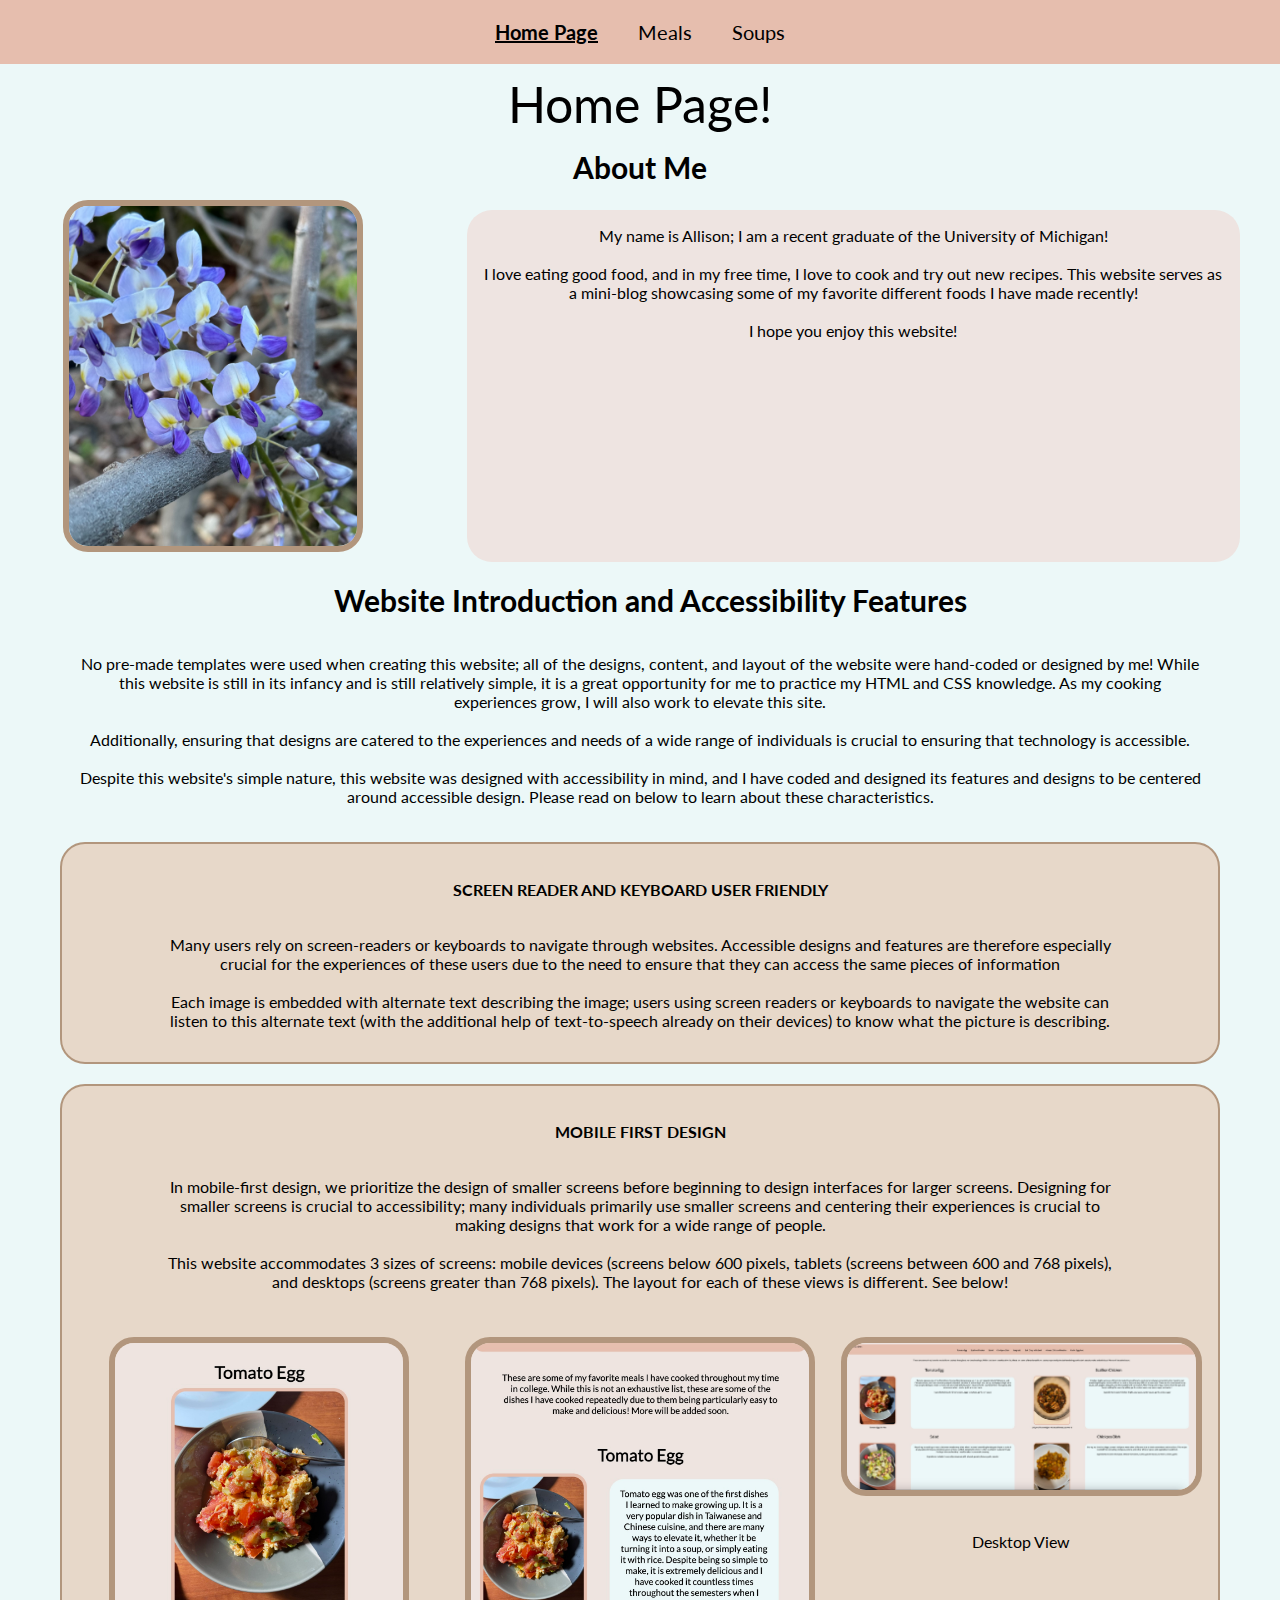
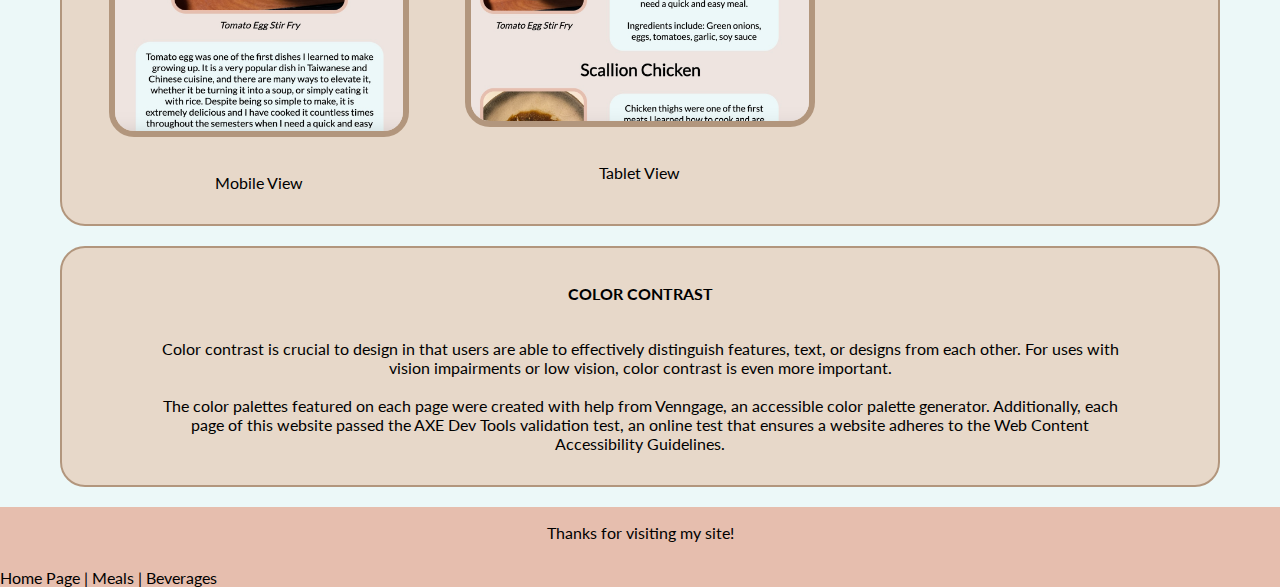
<file: index.html>
<!DOCTYPE html>
<html lang="en">
<head>
    <meta charset="UTF-8">
    <meta http-equiv="X-UA-Compatible" content="IE=edge">
    <meta name="viewport" content="width=device-width, initial-scale=1.0">
    <title>Home Page</title>
    <link rel="stylesheet" href="https://fonts.googleapis.com/css?family=Lato">
    <link rel="stylesheet" href="https://fonts.googleapis.com/css?family=Montserrat">
    <link rel="stylesheet" href="https://fonts.googleapis.com/css?family=Merriweather">
    <link rel="stylesheet" href="https://fonts.googleapis.com/css?family=Habibi">
    <link rel="stylesheet" href="https://fonts.googleapis.com/css?family=Lora">
    <link rel="stylesheet" href="css/reset.css">
    <link rel="stylesheet" href="css/style.css">
    <link rel="icon" type="image/png" href="images/favicon.png">
    <link rel="stylesheet" href="https://fonts.googleapis.com/icon?family=Material+Icons">
</head>

<body id="home_body">

    <a class="skip" href="#skip">Skip to Main Content</a>
    <header>
        <nav>
            <ul class="nav_list">
                <li class="nav_item"><a href="index.html" class = "current wiggle">Home Page</a></li>
                <li class="nav_item"><a href="meals.html" class = "meals meal wiggle">Meals</a></li>
                <li class="nav_item"><a href="soups.html" class = "drinks wiggle">Soups</a></li>
            </ul>
        </nav>
    </header>

    <h1>Home Page!</h1 tabindex="0">
    <main id="skip" class = "container">

    <h2>About Me</h2>

    <div class = "about" tabindex="0">
        <img src="images/flower.JPEG" alt="Image of a wisteria flower" width = 300px class = "circle">
        <p> 
            My name is Allison; I am a recent graduate of the University of Michigan! 
            <br>
            <br>
            I love eating good food, and in my free time, I love to cook and try out new recipes. This website serves as a mini-blog showcasing some of my favorite different foods I have made recently!
            <br>
            <br>
            I hope you enjoy this website!
        </p> 

    </div>

    <div class = site_intro tabindex="0">
        <h2>Website Introduction and Accessibility Features</h2>
        <p> No pre-made templates were used when creating this website; all of the designs, content, and layout of the website were hand-coded or designed by me! While this website is still in its infancy and is still relatively simple, it is a great opportunity for me to practice my HTML and CSS knowledge. As my cooking experiences grow, I will also work to elevate this site.
            <br>
            <br>
            Additionally, ensuring that designs are catered to the experiences and needs of a wide range of individuals is crucial to ensuring that technology is accessible.
            <br> 
            <br>
            Despite this website's simple nature, this website was designed with accessibility in mind, and I have coded and designed its features and designs to be centered around accessible design. Please read on below to learn about these characteristics.
        </p>

        <div class="info_box">
            <h4>Screen Reader and Keyboard User Friendly</h4>
            <p>Many users rely on screen-readers or keyboards to navigate through websites. Accessible designs and features are therefore especially crucial for the experiences of these users due to the need to ensure that they can access the same pieces of information
                <br>
                <br>
                Each image is embedded with alternate text describing the image; users using screen readers or keyboards to navigate the website can listen to this alternate text (with the additional help of text-to-speech already on their devices) to know what the picture is describing. 
            </p>
        </div>
        
          <div class="info_box">
            <h4>Mobile First Design</h4>
            <p>In mobile-first design, we prioritize the design of smaller screens before beginning to design interfaces for larger screens. Designing for smaller screens is crucial to accessibility; many individuals primarily use smaller screens and centering their experiences is crucial to making designs that work for a wide range of people.
                <br>
                <br>
                This website accommodates 3 sizes of screens: mobile devices (screens below 600 pixels, tablets (screens between 600 and 768 pixels), and desktops (screens greater than 768 pixels). The layout for each of these views is different. See below!
            </p>
            <div class="dif_views">
                <div class = "mobile_view">
                    <img src="images/mobile_view.jpeg" alt="Mobile view of website" width = 300px height=400px>
                    <p>Mobile View</p>
                </div>
                <div class = "tablet_view">
                    <img src="images/tablet_view.jpeg" alt="Tablet view of website" width = 350px>
                    <p>Tablet View</p>
                </div>
                <div class = "desktop_view">
                    <img src="images/desktop_view.jpeg" alt="Desktop view of website" width = 400px>
                    <p>Desktop View</p>
                </div>
            </div>
          </div>
        
          <div class="info_box">
            <h4>Color Contrast</h4>
            <p>Color contrast is crucial to design in that users are able to effectively distinguish features, text, or designs from each other. For uses with vision impairments or low vision, color contrast is even more important.
                <br>
                <br>
                The color palettes featured on each page were created with help from Venngage, an accessible color palette generator. Additionally, each page of this website passed the AXE Dev Tools validation test, an online test that ensures a website adheres to the Web Content Accessibility Guidelines.
            </p>
          </div>


    </div>
    

    <footer tabindex="0">
        <p>Thanks for visiting my site!</p>
        <div class="footer_info">
            <a href="index.html">Home Page | </a>
            <a href="meals.html">Meals | </a>
            <a href="soups.html">Beverages </a>
        </div>
    </footer>

    </main>
</body>


</html>
</file>
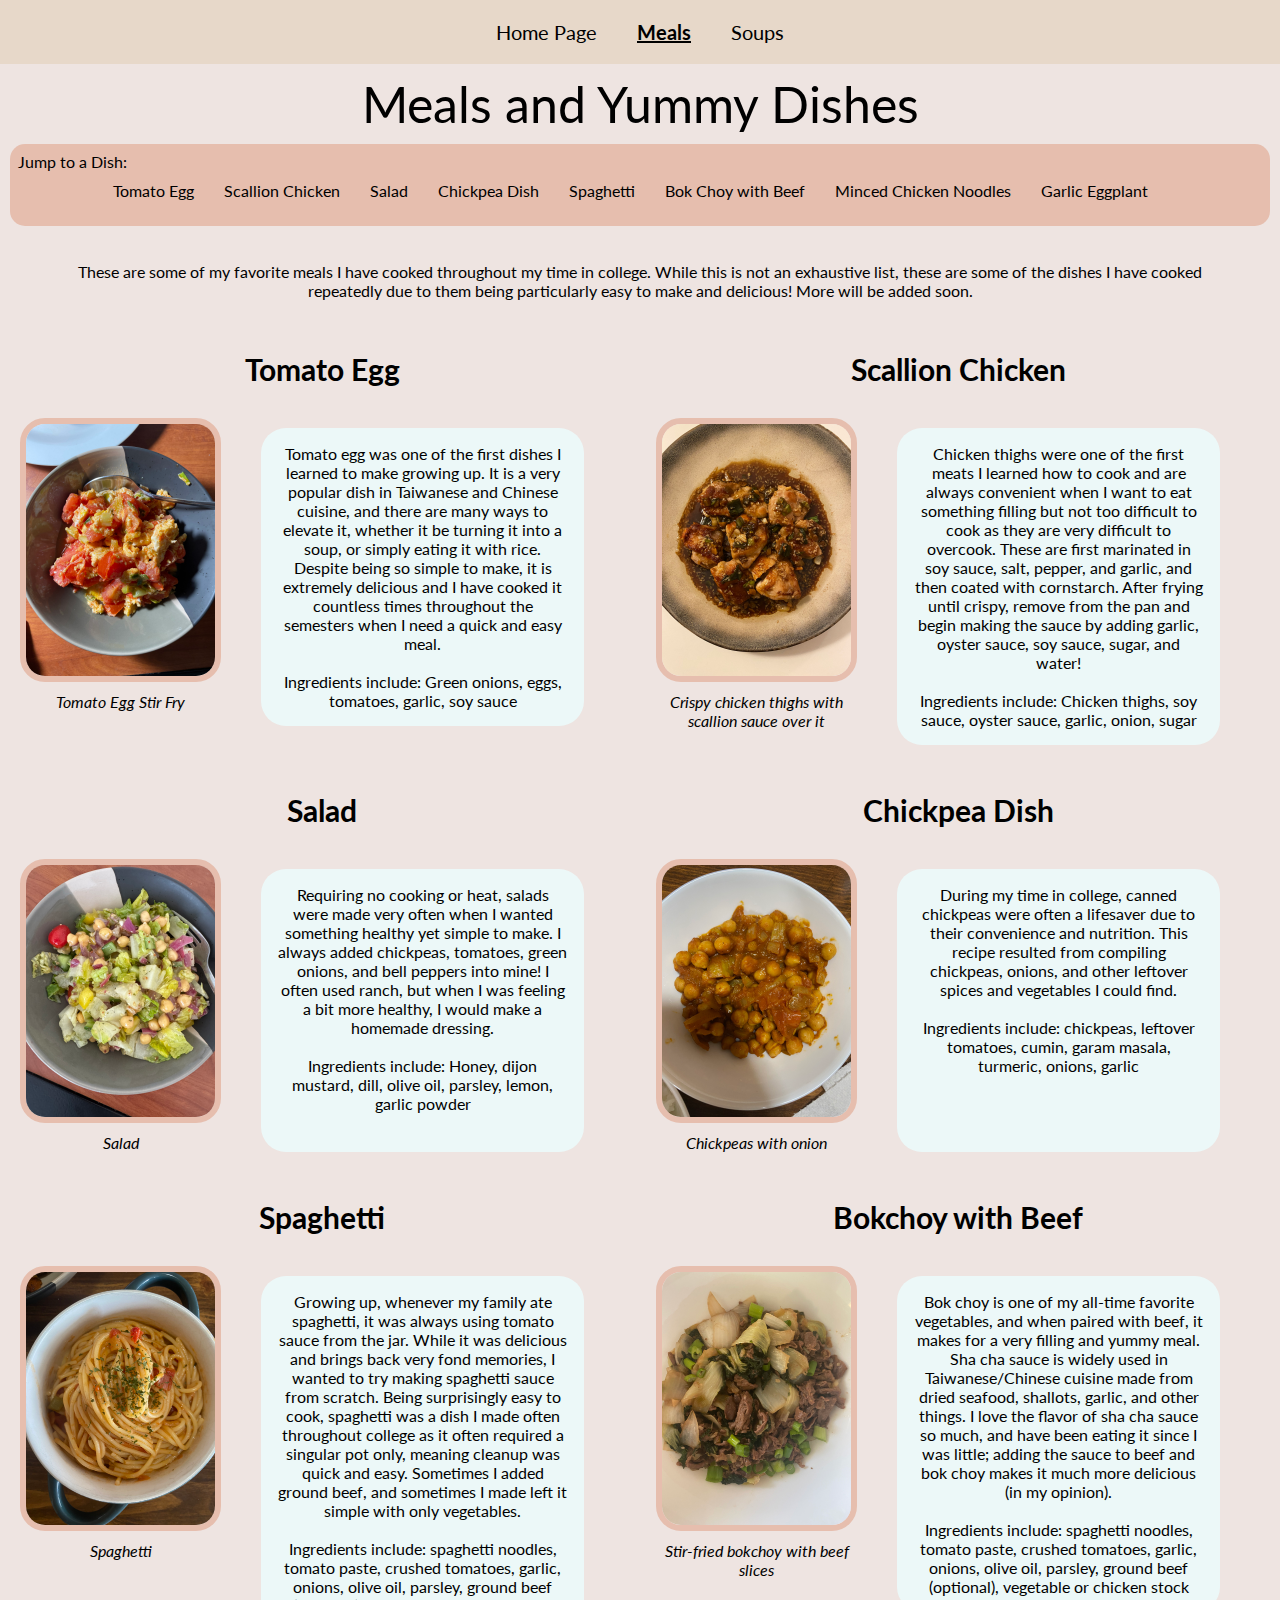
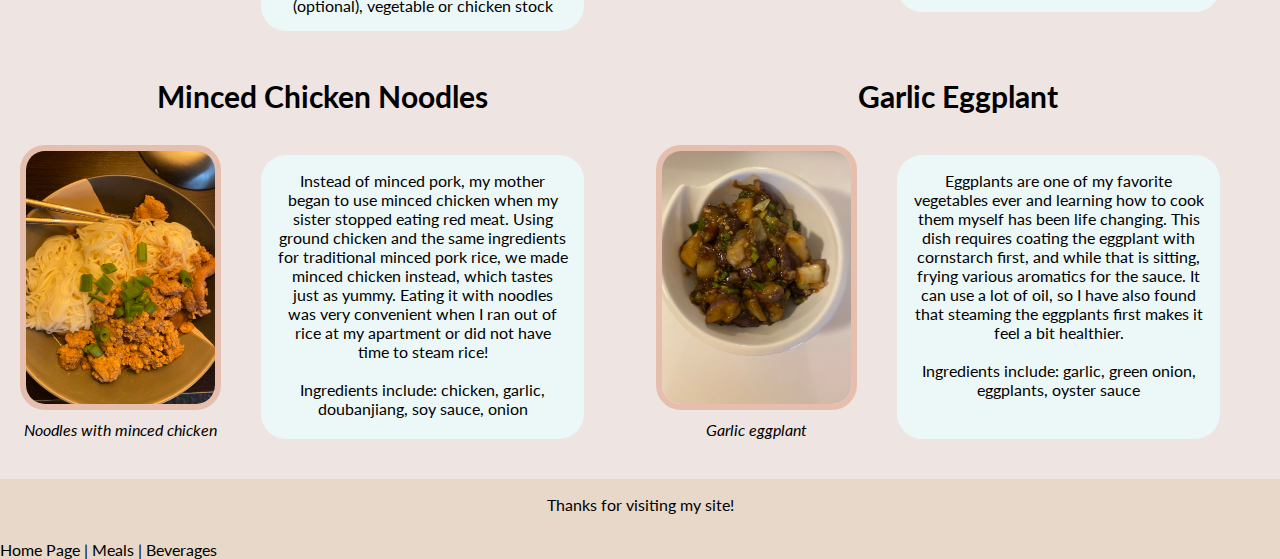
<file: meals.html>
<!DOCTYPE html>
<html lang="en">
<head>
    <meta charset="UTF-8">
    <meta http-equiv="X-UA-Compatible" content="IE=edge">
    <meta name="viewport" content="width=device-width, initial-scale=1.0">
    <title>Meals</title>
    <link rel="stylesheet" href="https://fonts.googleapis.com/css?family=Lato">
    <link rel="stylesheet" href="https://fonts.googleapis.com/css?family=Montserrat">
    <link rel="stylesheet" href="https://fonts.googleapis.com/css?family=Merriweather">
    <link rel="stylesheet" href="https://fonts.googleapis.com/css?family=Lora">
    <link rel="stylesheet" href="css/reset.css">
    <link rel="stylesheet" href="css/style.css">
    <link rel="icon" type="image/png" href="images/favicon.png">
    <link rel="stylesheet" href="https://fonts.googleapis.com/icon?family=Material+Icons">
</head>
<body id="meal_body">
    <a class="skip" href="#skip">Skip to Main Content</a>
    <header class = "overview">
        <nav>
            <ul class="nav_list">
                <li class="nav_item"><a href="index.html" class = "home wiggle">Home Page</a></li>
                <li class="nav_item"><a href="meals.html" class = "current wiggle">Meals</a></li>
                <li class="nav_item"><a href="soups.html" class = "drinks wiggle">Soups</a></li>
            </ul>
        </nav>
    </header>

    <h1>Meals and Yummy Dishes</h1>
    <main id="skip" class = "container">
    <nav class="meal-nav" tabindex="0">
        <h3>Jump to a Dish:</h3>
        <ul class = "meal_previews">
            <li><a href="#tomato-egg">Tomato Egg</a></li>
            <li><a href="#scallion-chicken">Scallion Chicken</a></li>
            <li><a href="#salad">Salad</a></li>
            <li><a href="#chickpea">Chickpea Dish</a></li>
            <li><a href="#spaghetti">Spaghetti</a></li>
            <li><a href="#bokchoy">Bok Choy with Beef</a></li>
            <li><a href="#chicken_nood">Minced Chicken Noodles</a></li>
            <li><a href="#eggplant">Garlic Eggplant</a></li>
        </ul>
    </nav>

    <div class = intro tabindex="0">
        <!-- <i class="material-icons md-48 wiggle">restaurant</i> -->
        <p> These are some of my favorite meals I have cooked throughout my time in college. While this is not an exhaustive list, these are some of the dishes I have cooked repeatedly due to them being particularly easy to make and delicious! More will be added soon. 
        </p>
    </div> 
    
    <div class="meal_grid">
        <div class = "item_1 left" tabindex="0">
            <h2 id='tomato-egg'> Tomato Egg</h2>
            <div class = item_desc>
                <figure>
                    <img src="images/tomato_egg2.jpg" alt="Image of a dish with stir fried tomato and eggs" width = 300px></a>
                    <figcaption>Tomato Egg Stir Fry</figcaption>
                </figure>
                <p class = 'dish_intro'> 
                    Tomato egg was one of the first dishes I learned to make growing up. 
                    It is a very popular dish in Taiwanese and Chinese cuisine, and there are many ways to elevate it, whether it be turning it into a soup, or simply eating it with rice. 
                    Despite being so simple to make, it is extremely delicious and I have cooked it countless times throughout the semesters when I need a quick and easy meal.
                    <br>
                    <br>
                    Ingredients include: Green onions, eggs, tomatoes, garlic, soy sauce
                </p>
                <!-- <div class="ingredient_card">
                    <h4>Ingredients</h4>
                    <ul>
                        <li>Eggs</li>
                        <li>Tomatoes</li>
                        <li>Green onions</li>
                        <li>Salt</li>
                        <li>Cooking oil</li>
                    </ul>
                </div> -->
            </div>
        </div>


                
        <div class = "item_1 right">
            <h2 id="scallion-chicken">Scallion Chicken</h2>
            <div class = item_desc tabindex="0">
            <figure class = "food_pic">
                <img src="images/scal_chicken.jpeg" alt="An image of a plate of chicken thighs with a scallion sauce over it" width = 300px></a>
                <figcaption>Crispy chicken thighs with scallion sauce over it</figcaption>
            </figure>

            <p class = 'dish_intro'> 
                Chicken thighs were one of the first meats I learned how to cook and are always convenient when I want to eat something filling but not too difficult to cook as they are very difficult to overcook. 
                These are first marinated in soy sauce, salt, pepper, and garlic, and then coated with cornstarch. 
                After frying until crispy, remove from the pan and begin making the sauce by adding garlic, oyster sauce, soy sauce, sugar, and water! 
                <br>
                <br>
                Ingredients include: Chicken thighs, soy sauce, oyster sauce, garlic, onion, sugar
            </p>
            </div>
        </div>

        <div class = item_1>
            <h2 id="salad">Salad</h2>
            <div class = item_desc tabindex="0">
                <figure class = "food_pic">
                    <img src="images/salad.jpeg" alt="An image of a salad with chickpeas, tomatoes, onions, and peppers" width = 300px></a>
                    <figcaption>Salad</figcaption>
                </figure>

                <p class = 'dish_intro'> 
                    Requiring no cooking or heat, salads were made very often when I wanted something healthy yet simple to make. 
                    I always added chickpeas, tomatoes, green onions, and bell peppers into mine! I often used ranch, but when I was feeling a bit more healthy, I would make a homemade dressing.
                    <br>
                    <br>
                    Ingredients include: Honey, dijon mustard, dill, olive oil, parsley, lemon, garlic powder
                </p>
            </div>
        </div>


        <div class = item_1 tabindex="0">
            <h2 id="chickpea">Chickpea Dish</h2>
            <div class = item_desc>
                <figure>
                    <img src="images/chickpeas.jpeg" 
                        alt="A bowl with chickpeas and onions" width = 300px></a>
                    <figcaption>Chickpeas with onion</figcaption>
                </figure>
                <p class = 'dish_intro'> 
                    During my time in college, canned chickpeas were often a lifesaver due to their convenience and nutrition. 
                    This recipe resulted from compiling chickpeas, onions, and other leftover spices and vegetables I could find.
                    <br>
                    <br>
                    Ingredients include: chickpeas, leftover tomatoes, cumin, garam masala, turmeric, onions, garlic
                </p>
            </div>
        </div>

        <div class = item_1 tabindex="0">
            <h2 id="spaghetti">Spaghetti</h2>
            <div class = item_desc>
                <figure>
                    <img src="images/spag.jpeg" 
                        alt="A bowl of spaghetti" width = 300px></a>
                    <figcaption>Spaghetti</figcaption>
                </figure>
                <p class = 'dish_intro'> 
                    Growing up, whenever my family ate spaghetti, it was always using tomato sauce from the jar.
                    While it was delicious and brings back very fond memories, I wanted to try making spaghetti sauce from scratch. 
                    Being surprisingly easy to cook, spaghetti was a dish I made often throughout college as it often required a singular pot only, meaning cleanup was quick and easy. 
                    Sometimes I added ground beef, and sometimes I made left it simple with only vegetables.
                    <br>
                    <br>
                    Ingredients include: spaghetti noodles, tomato paste, crushed tomatoes, garlic, onions, olive oil, parsley, ground beef (optional), vegetable or chicken stock
                </p>
            </div>
        </div>

        <div class = item_1 tabindex="0">
            <h2 id="bokchoy">Bokchoy with Beef</h2>
            <div class = item_desc>
                <figure>
                    <img src="images/beef.jpg" 
                        alt="An image of a plate of stir fried bokchoy with beef slices" width = 300px></a>
                    <figcaption>Stir-fried bokchoy with beef slices</figcaption>
                </figure>
                <p class = 'dish_intro'> 
                Bok choy is one of my all-time favorite vegetables, and when paired with beef, it makes for a very filling and yummy meal. 
                Sha cha sauce is widely used in Taiwanese/Chinese cuisine made from dried seafood, shallots, garlic, and other things. 
                I love the flavor of sha cha sauce so much, and have been eating it since I was little; adding the sauce to beef and bok choy makes it much more delicious (in my opinion).
                    <br>
                    <br>
                    Ingredients include: spaghetti noodles, tomato paste, crushed tomatoes, garlic, onions, olive oil, parsley, ground beef (optional), vegetable or chicken stock
                </p>
            </div>
        </div>

        <div class = item_1 tabindex="0">
            <h2 id="chicken_nood">Minced Chicken Noodles</h2>
            <div class = item_desc>
                <figure>
                    <img src="images/chicken_noodles.jpg" 
                        alt="An image of a bowl of noodles with minced chicken" width = 300px></a>
                    <figcaption>Noodles with minced chicken</figcaption>
                </figure>
                <p class = 'dish_intro'> 
                    Instead of minced pork, my mother began to use minced chicken when my sister stopped eating red meat. Using ground chicken and the same ingredients for traditional minced pork rice, we made minced chicken instead, which tastes just as yummy. Eating it with noodles was very convenient when I ran out of rice at my apartment or did not have time to steam rice! 
                    <br>
                    <br>
                    Ingredients include: chicken, garlic, doubanjiang, soy sauce, onion
                </p>
            </div>
        </div>

        <div class = item_1 tabindex="0">
            <h2 id="eggplant">Garlic Eggplant</h2>
            <div class = item_desc>
                <figure>
                    <img src="images/eggplant.jpeg" 
                        alt="An image of a bowl of stir fried eggplant with garlic" width = 300px></a>
                    <figcaption>Garlic eggplant</figcaption>
                </figure>
                <p class = 'dish_intro'> 
                    Eggplants are one of my favorite vegetables ever and learning how to cook them myself has been life changing. 
                    This dish requires coating the eggplant with cornstarch first, and while that is sitting, frying various aromatics for the sauce. 
                    It can use a lot of oil, so I have also found that steaming the eggplants first makes it feel a bit healthier.
                    <br>
                    <br>
                    Ingredients include: garlic, green onion, eggplants, oyster sauce
                </p>
            </div>
        </div>



        
    </div>

        <footer tabindex="0">
            <p>Thanks for visiting my site!</p>
            <div class="footer_info">
                <a href="index.html">Home Page | </a>
                <a href="meals.html">Meals | </a>
                <a href="soups.html">Beverages </a>
            </div>
        </footer>
                
    </main>

</body>

</html>
</file>
<file: css/style.css>
/* #skip {
    position: absolute;
    left: -500px;
    text-transform: uppercase;} */
    


a.skip{
    background: white;
    left: 0;
    padding: 6px;
    position: absolute;
    top: -40px;
    -webkit-transition: top 1s ease-out;
    transition: top 1s ease-out;
    z-index: 1;
    text-decoration: underline;
}

p, .info_box {border-radius: 25px;
  padding: 0.25rem;}

.material-icons.md-48 { font-size: 48px; }

.intro {text-align: center;}
    
a.skip:focus{
    top: 3vh;
    text-decoration-style: solid;
}

body {
    background-color:  #ECF8F8;
    font-family: Georgia, 'Times New Roman', Times, serif
  }

body {font-family: 'Lato','Ancizar Sans', 'Lora', 'Habibi', 'Merriweather', 'Montserrat', Georgia, 'Times New Roman', Times, serif;}

h3 {color: black}

.nav_list .nav_item a {
  font-size: 1.25rem;
}

.nav_list {
  display: flex;
  justify-content: center;
  align-items: center;
  list-style: none;
  padding: 0;
}

.nav_item {
  margin: 20px;
}

.info_box {
    background-color: #E7D8C9;
    border: 2px solid #B2967D;
    padding: 1rem;
    margin-left: 60px;
    margin-right: 60px;
    margin-top: 20px;
    margin-bottom: 20px;
  }

.info_box h4 {
    font-weight: bold;
    text-transform: uppercase;
  }


#home_body nav li, #home_body nav{
  background-color: #E6BEAE;
  color: black;}
#home_body footer {
  background-color: #E6BEAE;
  color: black;}
#home_body img {border: 6px solid #B2967D;}
.about p {background-color:  #EEE4E1;}


#meal_body {background-color: #EEE4E1;}
#meal_body .dish_intro {background-color: #ECF8F8;}
#meal_body header{
  background-color: #E7D8C9;}
#meal_body nav li{
  color: black;}
#meal_body img {border: 6px solid #E6BEAE;}
#meal_body footer {
  background-color: #E7D8C9;
  color: black;}
.meal-nav {
    background-color: #E6BEAE;
    border-radius: 6px;
    margin: 10px;}
.meal-nav ul {
  list-style: none;
  padding: 10px;
  margin-bottom: 10;}
.meal-nav li {
  margin-bottom: 0.5rem;
  margin-right: 30px;}
.meal-nav a {
  text-decoration: none;
  color: black;}
.meal-nav a:hover {
  text-decoration: underline;}  


#dessert_body {background-color: #E6BEAE;}
#dessert_body nav {
    background-color: #ECF8F8;}
#dessert_body footer {
    background-color: #ECF8F8;}
#dessert_body img {border: 6px solid #B2967D;}
#dessert_body .dish_intro {background-color: #EEE4E1;}
#dessert_body .meal-nav{background-color: #ECF8F8;}
#dessert_body .meal-nav li {color: black;}



a.current {
    text-decoration: underline;
    font-weight: bold;} 

h1 {text-align: center;
    margin-top: 10px;
    font-size: 50px;}

.about h2, .other_foods h2, .site_intro h2{margin-left: 20px;
    margin-top: 20px;
    text-align: center;}


h2 {font-size: 30px;
    text-align: center;
    margin-top: 15px;
    font-weight: bold;
    margin-bottom: 5px;}

.icon{text-align: center;}

img {display: block;
    margin: 0 auto;}

img {margin-bottom: 10px;
    margin-top: 10px;}

img:hover {transform: scale(1.1);
    z-index: 1;}

figcaption {text-align: center;
    font-style: italic;}


.about p, .site_intro p, .other_foods p {margin-left: 40px;
    margin-top: 20px;
    margin-right: 40px;
    text-align: center;}


p {margin-left: 40px;
    margin-top: 20px;
    margin-right: 40px;
    text-align: center;}


.site_intro ul {margin-left: 50px;
    margin-top: 20px;
    text-align: center;
    margin-right: 50px;}

.site_intro li {
    margin-left: 10px;
    margin-right: 10px;
    background-color: #fbacbe;}

.site_intro p {
    margin-left: 60px;
    margin-right: 60px;}    

.homemade {margin-top: 20px;}

h4 {text-align: center;
    margin-top: 20px;}




/* tablet view */
@media only screen and (min-width: 600px) {
.gallery, .homemade {display: grid;
    grid-template-columns: 1fr 1fr;}

nav li {display: inline;
        justify-content: right;}

nav {justify-content: right;}

.meal-nav li {
  margin-bottom: 0.5rem;
  margin-right: 20px;
  display: inline-block;}
  
#home_body .about {
    display: grid;
    grid-template-columns: 1fr 2fr;
  }

.about p {grid-column: 2 /span 1;}

.item_desc {display: grid;
    grid-template-columns: 1fr 2fr;}

.item_desc p {height: auto;}

.meal_grid {padding: 20px;
  box-sizing: border-box;}

.meal_previews {
  display: flex;
  flex-wrap: wrap;      
  justify-content: center;
  padding: 10px;
  gap: 10px;  }

.dif_views {
  display: grid;
  grid-template-columns: repeat(3, 1fr);
  gap: 20px;
  margin-top: 20px;
}
.dif_views div {
  text-align: center;
  }

.ingredient_card {
    grid-column: 1 / -1;
  }

p, .info_box {border-radius: 25px;
  padding: 0.5rem;}

}

/* desktop view */
@media only screen and (min-width: 800px) {

  
    .meal_grid {
      display: grid;
      grid-template-columns: repeat(2, 1fr); /* 2 columns */
      gap: 2rem;
      padding: 20px;
      box-sizing: border-box;
    }
  
    .item_1 {
      display: flex;
      flex-direction: column;
      align-items: center;
      text-align: center;
    }
  
    .item_1 figure {
      margin: 0;
    }
  
    .item_desc {
      margin-top: 1rem;
    }

  .meal_previews {
    display: flex;
    flex-wrap: wrap;  
    justify-content: center;
    padding: 10px;
    gap: 10px;} 

  p, .info_box {border-radius: 25px;
  padding: 1rem;}

    
  }

.footer_info {margin-top: 10px;}



/* @media screen and (prefers-reduced-motion: reduce){
    *{
        transition: none;
    }

    .wiggle {
        animation: none !important}

    } */
    

.ingredient_card {
  background-color: #fff6f0;
  border: 2px solid #9EBC9E;
  padding: 1rem;
  margin-top: 1rem;
  text-align: center;
  border-radius: 8px;
}

/* Mobile-first default */
.ingredient_card ul {
  list-style: none;
  padding: 0;
}
.ingredient_card li {
  margin-bottom: 0.25rem;
}

img {border-radius: 25px;}

.meal-nav {
  border-radius: 15px;
  padding: 0.5rem;}
</file>
